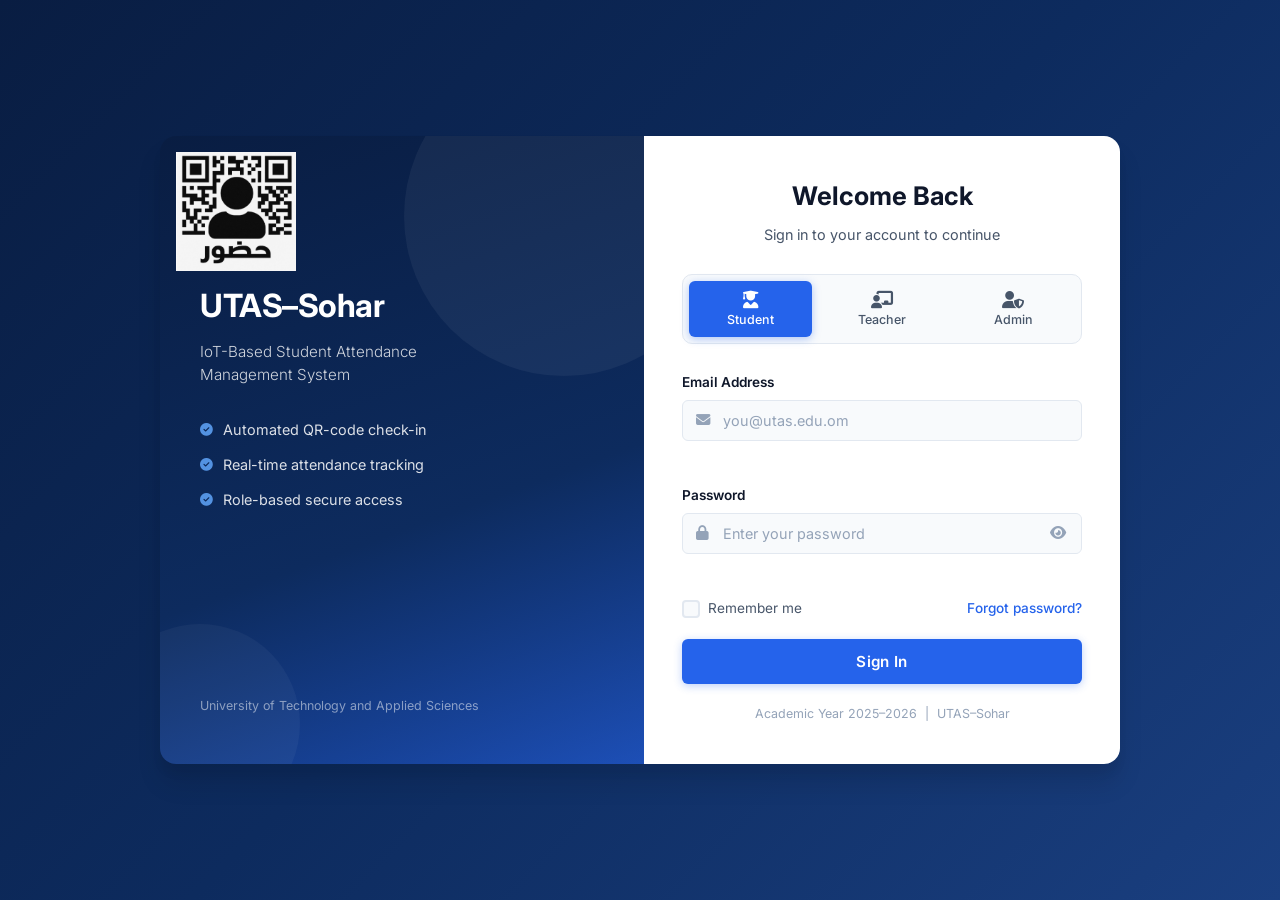
<file: index.html>
<!DOCTYPE html>
<html lang="en">
<head>
  <meta charset="UTF-8" />
  <meta name="viewport" content="width=device-width, initial-scale=1.0" />
  <title>UTAS–Sohar | Attendance System</title>
  <link rel="stylesheet" href="css/style.css" />
  <link href="https://fonts.googleapis.com/css2?family=Inter:wght@300;400;500;600;700&display=swap" rel="stylesheet" />
  <link rel="stylesheet" href="https://cdnjs.cloudflare.com/ajax/libs/font-awesome/6.5.0/css/all.min.css" />
</head>
<body class="login-page">

  <!-- ===== LOGIN WRAPPER ===== -->
  <div class="login-wrapper">

    <!-- Left panel: branding -->
    <div class="login-branding">
      <div class="branding-content">
        <div class="brand-logo">
          <img src="assets/images/attendance_logo.png.png" alt="Attendance Logo" style="width:120px;display:block;margin:0 auto 16px;" />
        </div>
        <h1 class="brand-title">UTAS–Sohar</h1>
        <p class="brand-subtitle">IoT-Based Student Attendance<br />Management System</p>
        <ul class="brand-features">
          <li><i class="fa-solid fa-check-circle"></i> Automated QR-code check-in</li>
          <li><i class="fa-solid fa-check-circle"></i> Real-time attendance tracking</li>
          <li><i class="fa-solid fa-check-circle"></i> Role-based secure access</li>
        </ul>
      </div>
      <p class="brand-footer">University of Technology and Applied Sciences</p>
    </div>

    <!-- Right panel: login form -->
    <div class="login-form-panel">
      <div class="login-card">

        <!-- Card header -->
        <div class="login-card-header">
          <h2>Welcome Back</h2>
          <p>Sign in to your account to continue</p>
        </div>

        <!-- Role selector tabs -->
        <div class="role-tabs" id="roleTabs">
          <button type="button" class="role-tab active" data-role="student">
            <i class="fa-solid fa-user-graduate"></i>
            <span>Student</span>
          </button>
          <button type="button" class="role-tab" data-role="teacher">
            <i class="fa-solid fa-chalkboard-user"></i>
            <span>Teacher</span>
          </button>
          <button type="button" class="role-tab" data-role="admin">
            <i class="fa-solid fa-user-shield"></i>
            <span>Admin</span>
          </button>
        </div>

        <!-- Login form -->
        <form id="loginForm" class="login-form" novalidate>

          <input type="hidden" id="selectedRole" value="student" />

          <!-- Email field -->
          <div class="form-group">
            <label for="email">Email Address</label>
            <div class="input-wrapper">
              <i class="fa-solid fa-envelope input-icon"></i>
              <input
                type="email"
                id="email"
                name="email"
                placeholder="you@utas.edu.om"
                autocomplete="email"
                required
              />
            </div>
            <span class="field-error" id="emailError"></span>
          </div>

          <!-- Password field -->
          <div class="form-group">
            <label for="password">Password</label>
            <div class="input-wrapper">
              <i class="fa-solid fa-lock input-icon"></i>
              <input
                type="password"
                id="password"
                name="password"
                placeholder="Enter your password"
                autocomplete="current-password"
                required
              />
              <button type="button" class="toggle-password" id="togglePassword" aria-label="Toggle password visibility">
                <i class="fa-solid fa-eye" id="toggleIcon"></i>
              </button>
            </div>
            <span class="field-error" id="passwordError"></span>
          </div>

          <!-- Remember me & forgot password row -->
          <div class="form-options">
            <label class="checkbox-label">
              <input type="checkbox" id="rememberMe" />
              <span class="checkbox-custom"></span>
              <span>Remember me</span>
            </label>
            <a href="#" class="forgot-link">Forgot password?</a>
          </div>

          <!-- Inline error alert -->
          <div class="alert alert-error" id="loginAlert" style="display:none;">
            <i class="fa-solid fa-circle-exclamation"></i>
            <span id="loginAlertMsg"></span>
          </div>

          <!-- Submit button -->
          <button type="submit" class="btn-login" id="loginBtn">
            <span id="loginBtnText">Sign In</span>
            <span id="loginSpinner" class="spinner" style="display:none;"></span>
          </button>

        </form>

        <p class="login-card-footer">
          Academic Year 2025–2026 &nbsp;|&nbsp; UTAS–Sohar
        </p>

      </div>
    </div>
  </div>

  <script src="js/main.js"></script>
</body>
</html>
</file>
<file: css/style.css>
/* =============================================
   UTAS–Sohar Attendance System — Global Styles
   ============================================= */

/* ---------- Reset & Base ---------- */
*, *::before, *::after {
  box-sizing: border-box;
  margin: 0;
  padding: 0;
}

:root {
  --primary:        #0d2b5e;   /* dark navy */
  --primary-light:  #1a3f80;
  --primary-dark:   #091d42;
  --accent:         #2563eb;   /* bright blue */
  --accent-hover:   #1d4ed8;
  --success:        #16a34a;
  --danger:         #dc2626;
  --warning:        #d97706;
  --text-primary:   #0f172a;
  --text-secondary: #475569;
  --text-muted:     #94a3b8;
  --border:         #e2e8f0;
  --bg-light:       #f8fafc;
  --bg-card:        #ffffff;
  --shadow-sm:      0 1px 3px rgba(0,0,0,.10), 0 1px 2px rgba(0,0,0,.06);
  --shadow-md:      0 4px 6px rgba(0,0,0,.07), 0 2px 4px rgba(0,0,0,.06);
  --shadow-lg:      0 10px 15px rgba(0,0,0,.10), 0 4px 6px rgba(0,0,0,.05);
  --shadow-xl:      0 20px 25px rgba(0,0,0,.10), 0 10px 10px rgba(0,0,0,.04);
  --radius-sm:      6px;
  --radius-md:      10px;
  --radius-lg:      16px;
  --transition:     0.25s ease;
  --font:           'Inter', system-ui, sans-serif;
}

html { font-size: 16px; scroll-behavior: smooth; }

body {
  font-family: var(--font);
  color: var(--text-primary);
  background: var(--bg-light);
  line-height: 1.6;
  min-height: 100vh;
}

a { color: var(--accent); text-decoration: none; }
a:hover { text-decoration: underline; }

ul { list-style: none; }

/* =============================================
   LOGIN PAGE
   ============================================= */

body.login-page {
  background: linear-gradient(135deg, var(--primary-dark) 0%, var(--primary) 50%, var(--primary-light) 100%);
  display: flex;
  align-items: center;
  justify-content: center;
  min-height: 100vh;
  padding: 24px;
}

/* ---------- Two-column wrapper ---------- */
.login-wrapper {
  display: flex;
  width: 100%;
  max-width: 960px;
  min-height: 580px;
  border-radius: var(--radius-lg);
  overflow: hidden;
  box-shadow: var(--shadow-xl);
}

/* ---------- Left branding panel ---------- */
.login-branding {
  flex: 1;
  background: linear-gradient(160deg, var(--primary-dark) 0%, var(--primary) 60%, rgba(37,99,235,.6) 100%);
  color: #fff;
  padding: 48px 40px;
  display: flex;
  flex-direction: column;
  justify-content: space-between;
  position: relative;
  overflow: hidden;
}

/* decorative circle */
.login-branding::before {
  content: '';
  position: absolute;
  width: 320px;
  height: 320px;
  border-radius: 50%;
  background: rgba(255,255,255,.05);
  top: -80px;
  right: -80px;
}

.login-branding::after {
  content: '';
  position: absolute;
  width: 200px;
  height: 200px;
  border-radius: 50%;
  background: rgba(255,255,255,.04);
  bottom: -60px;
  left: -60px;
}

.branding-content { position: relative; z-index: 1; }

.brand-logo {
  width: 72px;
  height: 72px;
  background: rgba(255,255,255,.15);
  border-radius: var(--radius-md);
  display: flex;
  align-items: center;
  justify-content: center;
  margin-bottom: 24px;
  backdrop-filter: blur(4px);
  border: 1px solid rgba(255,255,255,.2);
}

.brand-logo i { font-size: 32px; color: #fff; }

.brand-title {
  font-size: 2rem;
  font-weight: 700;
  letter-spacing: -.5px;
  margin-bottom: 10px;
}

.brand-subtitle {
  font-size: .95rem;
  opacity: .8;
  font-weight: 300;
  line-height: 1.5;
  margin-bottom: 32px;
}

.brand-features {
  display: flex;
  flex-direction: column;
  gap: 12px;
}

.brand-features li {
  display: flex;
  align-items: center;
  gap: 10px;
  font-size: .9rem;
  opacity: .85;
}

.brand-features li i {
  color: #60a5fa;
  font-size: .8rem;
  flex-shrink: 0;
}

.brand-footer {
  font-size: .78rem;
  opacity: .5;
  position: relative;
  z-index: 1;
}

/* ---------- Right form panel ---------- */
.login-form-panel {
  flex: 1;
  background: var(--bg-card);
  display: flex;
  align-items: center;
  justify-content: center;
  padding: 40px 36px;
}

.login-card { width: 100%; max-width: 400px; }

/* Card header */
.login-card-header {
  margin-bottom: 28px;
  text-align: center;
}

.login-card-header h2 {
  font-size: 1.6rem;
  font-weight: 700;
  color: var(--text-primary);
  margin-bottom: 6px;
}

.login-card-header p {
  font-size: .9rem;
  color: var(--text-secondary);
}

/* ---------- Role selector tabs ---------- */
.role-tabs {
  display: flex;
  gap: 8px;
  background: var(--bg-light);
  border-radius: var(--radius-md);
  padding: 6px;
  margin-bottom: 28px;
  border: 1px solid var(--border);
}

.role-tab {
  flex: 1;
  display: flex;
  flex-direction: column;
  align-items: center;
  gap: 4px;
  padding: 10px 6px;
  border: none;
  background: transparent;
  border-radius: var(--radius-sm);
  cursor: pointer;
  color: var(--text-secondary);
  font-size: .78rem;
  font-family: var(--font);
  font-weight: 500;
  transition: background var(--transition), color var(--transition), box-shadow var(--transition);
}

.role-tab i { font-size: 1.1rem; }

.role-tab:hover:not(.active) {
  background: rgba(37,99,235,.07);
  color: var(--accent);
}

.role-tab.active {
  background: var(--accent);
  color: #fff;
  box-shadow: 0 2px 8px rgba(37,99,235,.35);
}

/* ---------- Form elements ---------- */
.login-form { display: flex; flex-direction: column; gap: 20px; }

.form-group { display: flex; flex-direction: column; gap: 6px; }

.form-group label {
  font-size: .85rem;
  font-weight: 600;
  color: var(--text-primary);
}

.input-wrapper {
  position: relative;
  display: flex;
  align-items: center;
}

.input-icon {
  position: absolute;
  left: 14px;
  color: var(--text-muted);
  font-size: .9rem;
  pointer-events: none;
}

.input-wrapper input {
  width: 100%;
  padding: 11px 14px 11px 40px;
  border: 1.5px solid var(--border);
  border-radius: var(--radius-sm);
  font-size: .9rem;
  font-family: var(--font);
  color: var(--text-primary);
  background: var(--bg-light);
  transition: border-color var(--transition), box-shadow var(--transition), background var(--transition);
  outline: none;
}

.input-wrapper input:focus {
  border-color: var(--accent);
  background: #fff;
  box-shadow: 0 0 0 3px rgba(37,99,235,.12);
}

.input-wrapper input.is-invalid {
  border-color: var(--danger);
  box-shadow: 0 0 0 3px rgba(220,38,38,.10);
}

.input-wrapper input::placeholder { color: var(--text-muted); }

/* Password toggle button */
.toggle-password {
  position: absolute;
  right: 12px;
  background: none;
  border: none;
  cursor: pointer;
  color: var(--text-muted);
  font-size: .9rem;
  padding: 4px;
  transition: color var(--transition);
}

.toggle-password:hover { color: var(--accent); }

/* Inline field error */
.field-error {
  font-size: .78rem;
  color: var(--danger);
  min-height: 18px;
  display: block;
}

/* ---------- Form options row ---------- */
.form-options {
  display: flex;
  align-items: center;
  justify-content: space-between;
}

/* Custom checkbox */
.checkbox-label {
  display: flex;
  align-items: center;
  gap: 8px;
  cursor: pointer;
  font-size: .85rem;
  color: var(--text-secondary);
  user-select: none;
}

.checkbox-label input[type="checkbox"] { display: none; }

.checkbox-custom {
  width: 18px;
  height: 18px;
  border: 2px solid var(--border);
  border-radius: 4px;
  background: var(--bg-light);
  display: flex;
  align-items: center;
  justify-content: center;
  transition: background var(--transition), border-color var(--transition);
  flex-shrink: 0;
}

.checkbox-label input:checked + .checkbox-custom {
  background: var(--accent);
  border-color: var(--accent);
}

.checkbox-label input:checked + .checkbox-custom::after {
  content: '';
  width: 5px;
  height: 9px;
  border: 2px solid #fff;
  border-top: none;
  border-left: none;
  transform: rotate(45deg) translateY(-1px);
  display: block;
}

.forgot-link {
  font-size: .85rem;
  color: var(--accent);
  font-weight: 500;
  transition: color var(--transition);
}

.forgot-link:hover { color: var(--accent-hover); text-decoration: underline; }

/* ---------- Alerts ---------- */
.alert {
  display: flex;
  align-items: center;
  gap: 10px;
  padding: 12px 14px;
  border-radius: var(--radius-sm);
  font-size: .85rem;
  font-weight: 500;
}

.alert-error {
  background: #fef2f2;
  color: var(--danger);
  border: 1px solid #fecaca;
}

.alert-error i { font-size: 1rem; flex-shrink: 0; }

/* ---------- Login button ---------- */
.btn-login {
  width: 100%;
  padding: 13px;
  background: var(--accent);
  color: #fff;
  border: none;
  border-radius: var(--radius-sm);
  font-size: .95rem;
  font-family: var(--font);
  font-weight: 600;
  cursor: pointer;
  letter-spacing: .3px;
  transition: background var(--transition), transform var(--transition), box-shadow var(--transition);
  display: flex;
  align-items: center;
  justify-content: center;
  gap: 10px;
  box-shadow: 0 2px 8px rgba(37,99,235,.30);
}

.btn-login:hover {
  background: var(--accent-hover);
  transform: translateY(-1px);
  box-shadow: 0 4px 14px rgba(37,99,235,.40);
}

.btn-login:active { transform: translateY(0); }

.btn-login:disabled {
  opacity: .7;
  cursor: not-allowed;
  transform: none;
}

/* Spinner */
.spinner {
  width: 18px;
  height: 18px;
  border: 2px solid rgba(255,255,255,.4);
  border-top-color: #fff;
  border-radius: 50%;
  animation: spin .7s linear infinite;
  display: inline-block;
}

@keyframes spin { to { transform: rotate(360deg); } }

/* ---------- Card footer ---------- */
.login-card-footer {
  margin-top: 20px;
  text-align: center;
  font-size: .78rem;
  color: var(--text-muted);
}

/* =============================================
   SHARED NAVBAR (used by dashboard pages)
   ============================================= */

.navbar {
  background: var(--primary);
  color: #fff;
  display: flex;
  align-items: center;
  justify-content: space-between;
  padding: 0 28px;
  height: 64px;
  box-shadow: var(--shadow-md);
  position: sticky;
  top: 0;
  z-index: 100;
}

.navbar-brand {
  display: flex;
  align-items: center;
  gap: 12px;
  font-weight: 700;
  font-size: 1.05rem;
  color: #fff;
}

.navbar-brand i { font-size: 1.3rem; color: #60a5fa; }

.navbar-right {
  display: flex;
  align-items: center;
  gap: 16px;
}

.navbar-user {
  display: flex;
  align-items: center;
  gap: 10px;
  font-size: .88rem;
  opacity: .9;
}

.navbar-avatar {
  width: 36px;
  height: 36px;
  border-radius: 50%;
  background: rgba(255,255,255,.15);
  display: flex;
  align-items: center;
  justify-content: center;
  font-weight: 700;
  font-size: .85rem;
  border: 2px solid rgba(255,255,255,.25);
}

.btn-logout {
  display: flex;
  align-items: center;
  gap: 6px;
  padding: 7px 14px;
  background: rgba(255,255,255,.1);
  border: 1px solid rgba(255,255,255,.2);
  border-radius: var(--radius-sm);
  color: #fff;
  font-family: var(--font);
  font-size: .83rem;
  font-weight: 500;
  cursor: pointer;
  transition: background var(--transition);
}

.btn-logout:hover { background: rgba(255,255,255,.2); }

/* =============================================
   DASHBOARD LAYOUT
   ============================================= */

.dashboard-layout {
  display: flex;
  min-height: calc(100vh - 64px);
}

/* Sidebar (optional use in future pages) */
.sidebar {
  width: 240px;
  background: #fff;
  border-right: 1px solid var(--border);
  padding: 20px 0;
  flex-shrink: 0;
}

.main-content {
  flex: 1;
  padding: 28px 32px;
  background: var(--bg-light);
  overflow-y: auto;
}

/* Page title row */
.page-header {
  margin-bottom: 28px;
}

.page-header h1 {
  font-size: 1.5rem;
  font-weight: 700;
  color: var(--text-primary);
}

.page-header p {
  font-size: .88rem;
  color: var(--text-secondary);
  margin-top: 4px;
}

/* =============================================
   CARDS & STATS
   ============================================= */

.card {
  background: var(--bg-card);
  border-radius: var(--radius-md);
  border: 1px solid var(--border);
  box-shadow: var(--shadow-sm);
  padding: 24px;
}

.stats-grid {
  display: grid;
  grid-template-columns: repeat(auto-fit, minmax(180px, 1fr));
  gap: 16px;
  margin-bottom: 28px;
}

.stat-card {
  background: var(--bg-card);
  border-radius: var(--radius-md);
  border: 1px solid var(--border);
  box-shadow: var(--shadow-sm);
  padding: 20px;
  display: flex;
  align-items: center;
  gap: 16px;
  transition: box-shadow var(--transition), transform var(--transition);
}

.stat-card:hover {
  box-shadow: var(--shadow-md);
  transform: translateY(-2px);
}

.stat-icon {
  width: 48px;
  height: 48px;
  border-radius: var(--radius-sm);
  display: flex;
  align-items: center;
  justify-content: center;
  font-size: 1.3rem;
  flex-shrink: 0;
}

.stat-icon.blue   { background: #eff6ff; color: var(--accent); }
.stat-icon.green  { background: #f0fdf4; color: var(--success); }
.stat-icon.red    { background: #fef2f2; color: var(--danger); }
.stat-icon.yellow { background: #fffbeb; color: var(--warning); }

.stat-value {
  font-size: 1.6rem;
  font-weight: 700;
  color: var(--text-primary);
  line-height: 1;
}

.stat-label {
  font-size: .8rem;
  color: var(--text-secondary);
  margin-top: 4px;
}

/* =============================================
   TABS (dashboard sections)
   ============================================= */

.tabs-header {
  display: flex;
  gap: 4px;
  border-bottom: 2px solid var(--border);
  margin-bottom: 24px;
}

.tab-btn {
  padding: 10px 20px;
  border: none;
  background: none;
  font-family: var(--font);
  font-size: .88rem;
  font-weight: 500;
  color: var(--text-secondary);
  cursor: pointer;
  border-bottom: 2px solid transparent;
  margin-bottom: -2px;
  transition: color var(--transition), border-color var(--transition);
}

.tab-btn:hover { color: var(--accent); }

.tab-btn.active {
  color: var(--accent);
  border-bottom-color: var(--accent);
  font-weight: 600;
}

.tab-panel { display: none; }
.tab-panel.active { display: block; }

/* =============================================
   TABLES
   ============================================= */

.table-wrapper {
  overflow-x: auto;
  border-radius: var(--radius-md);
  border: 1px solid var(--border);
}

table {
  width: 100%;
  border-collapse: collapse;
  font-size: .88rem;
  background: var(--bg-card);
}

thead tr {
  background: var(--primary);
  color: #fff;
}

thead th {
  padding: 12px 16px;
  text-align: left;
  font-weight: 600;
  font-size: .8rem;
  letter-spacing: .5px;
  text-transform: uppercase;
  white-space: nowrap;
}

tbody tr {
  border-bottom: 1px solid var(--border);
  transition: background var(--transition);
}

tbody tr:last-child { border-bottom: none; }

tbody tr:hover { background: #f8faff; }

tbody td {
  padding: 12px 16px;
  color: var(--text-primary);
  vertical-align: middle;
}

/* =============================================
   BADGES
   ============================================= */

.badge {
  display: inline-flex;
  align-items: center;
  padding: 3px 10px;
  border-radius: 999px;
  font-size: .75rem;
  font-weight: 600;
}

.badge-success { background: #dcfce7; color: #15803d; }
.badge-danger  { background: #fee2e2; color: #b91c1c; }
.badge-warning { background: #fef3c7; color: #b45309; }
.badge-info    { background: #dbeafe; color: #1d4ed8; }

/* =============================================
   BUTTONS (shared)
   ============================================= */

.btn {
  display: inline-flex;
  align-items: center;
  gap: 6px;
  padding: 8px 16px;
  border-radius: var(--radius-sm);
  font-family: var(--font);
  font-size: .85rem;
  font-weight: 600;
  cursor: pointer;
  border: 1.5px solid transparent;
  transition: background var(--transition), transform var(--transition), box-shadow var(--transition), border-color var(--transition);
  text-decoration: none;
}

.btn:hover { transform: translateY(-1px); }
.btn:active { transform: translateY(0); }

.btn-primary {
  background: var(--accent);
  color: #fff;
  box-shadow: 0 2px 6px rgba(37,99,235,.25);
}
.btn-primary:hover { background: var(--accent-hover); box-shadow: 0 4px 10px rgba(37,99,235,.35); }

.btn-secondary {
  background: #fff;
  color: var(--text-primary);
  border-color: var(--border);
}
.btn-secondary:hover { background: var(--bg-light); border-color: #cbd5e1; }

.btn-danger {
  background: var(--danger);
  color: #fff;
}
.btn-danger:hover { background: #b91c1c; }

.btn-success {
  background: var(--success);
  color: #fff;
}
.btn-success:hover { background: #15803d; }

.btn-sm { padding: 5px 10px; font-size: .78rem; }
.btn-lg { padding: 12px 24px; font-size: 1rem; }

/* =============================================
   FORMS (shared — used in dashboard modals/sections)
   ============================================= */

.form-row {
  display: grid;
  grid-template-columns: repeat(auto-fit, minmax(200px, 1fr));
  gap: 16px;
  margin-bottom: 16px;
}

.form-field { display: flex; flex-direction: column; gap: 5px; }

.form-field label {
  font-size: .83rem;
  font-weight: 600;
  color: var(--text-primary);
}

.form-field input,
.form-field select,
.form-field textarea {
  padding: 9px 12px;
  border: 1.5px solid var(--border);
  border-radius: var(--radius-sm);
  font-size: .88rem;
  font-family: var(--font);
  color: var(--text-primary);
  background: var(--bg-light);
  outline: none;
  transition: border-color var(--transition), box-shadow var(--transition);
}

.form-field input:focus,
.form-field select:focus,
.form-field textarea:focus {
  border-color: var(--accent);
  background: #fff;
  box-shadow: 0 0 0 3px rgba(37,99,235,.10);
}

/* =============================================
   RESPONSIVE
   ============================================= */

@media (max-width: 768px) {
  .login-branding { display: none; }

  .login-form-panel { padding: 28px 20px; }

  body.login-page { padding: 16px; }

  .login-wrapper {
    border-radius: var(--radius-md);
    min-height: unset;
  }

  .main-content { padding: 20px 16px; }

  .stats-grid { grid-template-columns: 1fr 1fr; }
}

@media (max-width: 480px) {
  .stats-grid { grid-template-columns: 1fr; }

  .tabs-header { overflow-x: auto; }

  .role-tabs { gap: 4px; }
}

/* =============================================
   ADMIN DASHBOARD — SECTION HEADER
   ============================================= */

.section-header {
  display: flex;
  align-items: flex-start;
  justify-content: space-between;
  gap: 16px;
  margin-bottom: 20px;
}

.section-title {
  font-size: 1rem;
  font-weight: 700;
  color: var(--text-primary);
}

.section-desc {
  font-size: .82rem;
  color: var(--text-secondary);
  margin-top: 3px;
}

/* =============================================
   COLLAPSIBLE ADD-FORM PANEL
   ============================================= */

.add-form-panel {
  background: var(--bg-light);
  border: 1.5px solid var(--border);
  border-radius: var(--radius-md);
  padding: 20px 24px 16px;
  margin-bottom: 24px;
  animation: slideDown .2s ease;
}

@keyframes slideDown {
  from { opacity: 0; transform: translateY(-8px); }
  to   { opacity: 1; transform: translateY(0); }
}

.add-form-header {
  display: flex;
  align-items: center;
  justify-content: space-between;
  margin-bottom: 16px;
}

.add-form-header h4 {
  font-size: .95rem;
  font-weight: 700;
  color: var(--text-primary);
  display: flex;
  align-items: center;
  gap: 8px;
}

.add-form-header h4 i { color: var(--accent); }

.add-form-close {
  background: none;
  border: none;
  cursor: pointer;
  color: var(--text-muted);
  font-size: 1rem;
  padding: 4px 7px;
  border-radius: var(--radius-sm);
  transition: background var(--transition), color var(--transition);
  line-height: 1;
}

.add-form-close:hover { background: var(--border); color: var(--text-primary); }

.form-actions {
  display: flex;
  justify-content: flex-end;
  gap: 10px;
  margin-top: 8px;
}

.required { color: var(--danger); font-weight: 600; }

/* =============================================
   TABLE TOOLBAR (search + count)
   ============================================= */

.table-toolbar {
  display: flex;
  align-items: center;
  justify-content: space-between;
  gap: 12px;
  margin-bottom: 12px;
}

.table-search-wrap {
  position: relative;
  flex: 1;
  max-width: 320px;
}

.table-search-wrap > i {
  position: absolute;
  left: 12px;
  top: 50%;
  transform: translateY(-50%);
  color: var(--text-muted);
  font-size: .83rem;
  pointer-events: none;
}

.table-search-input {
  width: 100%;
  padding: 8px 12px 8px 34px;
  border: 1.5px solid var(--border);
  border-radius: var(--radius-sm);
  font-family: var(--font);
  font-size: .85rem;
  color: var(--text-primary);
  background: var(--bg-light);
  outline: none;
  transition: border-color var(--transition), box-shadow var(--transition), background var(--transition);
}

.table-search-input:focus {
  border-color: var(--accent);
  background: #fff;
  box-shadow: 0 0 0 3px rgba(37,99,235,.10);
}

.table-count {
  font-size: .78rem;
  color: var(--text-secondary);
  white-space: nowrap;
  background: var(--bg-light);
  border: 1px solid var(--border);
  border-radius: 999px;
  padding: 3px 12px;
}

/* Action button group inside table rows */
.action-btns {
  display: flex;
  align-items: center;
  gap: 6px;
}

/* Empty state (no rows) */
.empty-state {
  padding: 44px 20px;
  text-align: center;
  color: var(--text-muted);
}

.empty-state i {
  font-size: 2.2rem;
  margin-bottom: 10px;
  opacity: .35;
  display: block;
}

.empty-state p { font-size: .88rem; }

/* =============================================
   MODAL
   ============================================= */

.modal-overlay {
  position: fixed;
  inset: 0;
  background: rgba(9, 29, 66, .55);
  backdrop-filter: blur(3px);
  display: flex;
  align-items: center;
  justify-content: center;
  z-index: 200;
  padding: 20px;
  opacity: 0;
  pointer-events: none;
  transition: opacity var(--transition);
}

.modal-overlay.open {
  opacity: 1;
  pointer-events: all;
}

.modal {
  background: var(--bg-card);
  border-radius: var(--radius-lg);
  box-shadow: var(--shadow-xl);
  width: 100%;
  max-width: 540px;
  transform: scale(.96) translateY(10px);
  transition: transform .25s ease;
  overflow: hidden;
}

.modal-overlay.open .modal { transform: scale(1) translateY(0); }

.modal-sm { max-width: 400px; }
.modal-lg { max-width: 620px; }

.modal-header {
  display: flex;
  align-items: center;
  justify-content: space-between;
  padding: 18px 24px;
  border-bottom: 1px solid var(--border);
}

.modal-header h3 {
  font-size: 1.05rem;
  font-weight: 700;
  color: var(--text-primary);
}

.modal-close {
  background: none;
  border: none;
  cursor: pointer;
  color: var(--text-muted);
  font-size: 1.05rem;
  padding: 4px 8px;
  border-radius: var(--radius-sm);
  line-height: 1;
  transition: background var(--transition), color var(--transition);
}

.modal-close:hover { background: var(--bg-light); color: var(--text-primary); }

.modal-body { padding: 24px; }

.modal-footer {
  display: flex;
  justify-content: flex-end;
  gap: 10px;
  padding: 14px 24px;
  border-top: 1px solid var(--border);
  background: var(--bg-light);
}

/* Delete confirmation icon */
.delete-confirm-icon {
  text-align: center;
  margin-bottom: 14px;
}

.delete-confirm-icon i {
  font-size: 2.8rem;
  color: var(--danger);
}

#deleteModalMsg {
  text-align: center;
  font-size: .9rem;
  color: var(--text-secondary);
  line-height: 1.7;
}

/* =============================================
   ENROLLMENT MODAL — student checkbox list
   ============================================= */

.enrollment-search-bar {
  padding: 14px 24px 10px;
  border-bottom: 1px solid var(--border);
}

.enrollment-bulk-btns {
  display: flex;
  gap: 8px;
  padding: 10px 24px;
  border-bottom: 1px solid var(--border);
  background: var(--bg-light);
}

.enrollment-list {
  max-height: 340px;
  overflow-y: auto;
}

.enrollment-item {
  display: flex;
  align-items: center;
  gap: 14px;
  padding: 10px 24px;
  cursor: pointer;
  border-bottom: 1px solid var(--border);
  transition: background var(--transition);
  user-select: none;
}

.enrollment-item:last-child { border-bottom: none; }

.enrollment-item:hover { background: #f0f5ff; }

.enrollment-item input[type="checkbox"] {
  width: 17px;
  height: 17px;
  accent-color: var(--accent);
  cursor: pointer;
  flex-shrink: 0;
}

.enrollment-item-info { flex: 1; min-width: 0; }

.enrollment-item-name {
  font-size: .88rem;
  font-weight: 600;
  color: var(--text-primary);
}

.enrollment-item-roll {
  font-size: .75rem;
  color: var(--text-secondary);
  margin-top: 1px;
}

/* =============================================
   TOAST NOTIFICATIONS
   ============================================= */

.toast-container {
  position: fixed;
  bottom: 24px;
  right: 24px;
  display: flex;
  flex-direction: column;
  gap: 10px;
  z-index: 300;
  pointer-events: none;
}

.toast {
  display: flex;
  align-items: center;
  gap: 12px;
  padding: 14px 18px;
  border-radius: var(--radius-md);
  box-shadow: var(--shadow-lg);
  font-size: .88rem;
  font-weight: 500;
  min-width: 260px;
  max-width: 360px;
  pointer-events: all;
  animation: toastIn .3s ease forwards;
}

.toast.removing { animation: toastOut .3s ease forwards; }

.toast i { font-size: 1rem; flex-shrink: 0; }

.toast-success { background: #f0fdf4; color: #15803d; border: 1px solid #bbf7d0; }
.toast-error   { background: #fef2f2; color: #b91c1c; border: 1px solid #fecaca; }
.toast-warning { background: #fffbeb; color: #b45309; border: 1px solid #fde68a; }
.toast-info    { background: #eff6ff; color: #1d4ed8; border: 1px solid #bfdbfe; }

@keyframes toastIn  { from { opacity:0; transform:translateY(14px); } to { opacity:1; transform:translateY(0); } }
@keyframes toastOut { from { opacity:1; transform:translateY(0); }    to { opacity:0; transform:translateY(14px); } }

/* =============================================
   RESPONSIVE — dashboard
   ============================================= */

@media (max-width: 640px) {
  .section-header { flex-direction: column; align-items: flex-start; }
  .table-toolbar  { flex-direction: column; align-items: flex-start; }
  .table-search-wrap { max-width: 100%; width: 100%; }
  .modal-body { padding: 18px; }
  .modal-header, .modal-footer { padding: 14px 18px; }
}

/* =============================================
   TEACHER DASHBOARD — TWO-COLUMN LAYOUT
   ============================================= */

.teacher-layout {
  display: grid;
  grid-template-columns: 300px 1fr;
  gap: 20px;
  align-items: start;
}

.teacher-sidebar { position: sticky; top: 84px; }

/* ---- Sidebar heading ---- */
.sidebar-heading {
  display: flex;
  align-items: center;
  gap: 8px;
  padding: 16px 20px;
  font-size: .88rem;
  font-weight: 700;
  color: var(--text-secondary);
  text-transform: uppercase;
  letter-spacing: .6px;
  border-bottom: 1px solid var(--border);
}

.sidebar-heading i { color: var(--accent); }

/* ---- Course cards (sidebar list) ---- */
.course-list { display: flex; flex-direction: column; }

.course-card {
  padding: 16px 20px;
  cursor: pointer;
  border-bottom: 1px solid var(--border);
  transition: background var(--transition);
  position: relative;
}

.course-card:last-child { border-bottom: none; }

.course-card:hover { background: #f0f5ff; }

.course-card.active {
  background: #eff6ff;
  border-left: 3px solid var(--accent);
  padding-left: 17px;
}

.course-card-header {
  display: flex;
  align-items: center;
  justify-content: space-between;
  margin-bottom: 8px;
}

.course-enrolled {
  font-size: .75rem;
  color: var(--text-muted);
  display: flex;
  align-items: center;
  gap: 4px;
}

.course-card-name {
  font-size: .95rem;
  font-weight: 700;
  color: var(--text-primary);
  margin-bottom: 4px;
  line-height: 1.3;
}

.course-schedule {
  font-size: .78rem;
  color: var(--text-secondary);
  display: flex;
  align-items: center;
  gap: 5px;
  margin-bottom: 10px;
}

.course-card-footer {
  display: flex;
  align-items: center;
  gap: 10px;
}

/* Mini progress bar */
.course-mini-progress {
  flex: 1;
  height: 5px;
  background: var(--border);
  border-radius: 999px;
  overflow: hidden;
}

.mini-bar {
  height: 100%;
  background: var(--accent);
  border-radius: 999px;
  transition: width .4s ease;
}

.course-mini-stat {
  font-size: .72rem;
  color: var(--text-secondary);
  white-space: nowrap;
}

/* =============================================
   TEACHER DASHBOARD — ATTENDANCE PANEL
   ============================================= */

/* Panel header */
.attendance-header {
  display: flex;
  align-items: flex-start;
  justify-content: space-between;
  gap: 16px;
  padding: 20px 24px 16px;
  border-bottom: 1px solid var(--border);
}

.attendance-title-wrap h3 {
  font-size: 1.05rem;
  font-weight: 700;
  color: var(--text-primary);
}

.attendance-controls {
  display: flex;
  align-items: center;
  gap: 10px;
  flex-shrink: 0;
}

/* Date input with icon */
.date-input-wrap {
  position: relative;
  display: flex;
  align-items: center;
}

.date-input-wrap i {
  position: absolute;
  left: 10px;
  color: var(--text-muted);
  font-size: .8rem;
  pointer-events: none;
}

.date-input-wrap input[type="date"] {
  padding: 7px 10px 7px 30px;
  border: 1.5px solid var(--border);
  border-radius: var(--radius-sm);
  font-family: var(--font);
  font-size: .83rem;
  color: var(--text-primary);
  background: var(--bg-light);
  outline: none;
  cursor: pointer;
  transition: border-color var(--transition), box-shadow var(--transition);
}

.date-input-wrap input[type="date"]:focus {
  border-color: var(--accent);
  box-shadow: 0 0 0 3px rgba(37,99,235,.10);
}

/* ---- Summary bar ---- */
.attendance-summary-bar {
  display: flex;
  align-items: center;
  padding: 14px 24px;
  background: var(--bg-light);
  border-bottom: 1px solid var(--border);
  gap: 0;
}

.summary-item {
  display: flex;
  align-items: center;
  gap: 12px;
  flex: 1;
  padding: 4px 0;
}

.summary-item i { font-size: 1.4rem; }

.summary-item > div {
  display: flex;
  flex-direction: column;
  line-height: 1.2;
}

.summary-item strong {
  font-size: 1.3rem;
  font-weight: 700;
  line-height: 1;
}

.summary-item span {
  font-size: .75rem;
  color: var(--text-secondary);
  margin-top: 2px;
}

.summary-present i, .summary-present strong { color: var(--success); }
.summary-absent  i, .summary-absent  strong { color: var(--danger); }
.summary-rate    i, .summary-rate    strong { color: var(--accent); }

.summary-divider {
  width: 1px;
  height: 36px;
  background: var(--border);
  margin: 0 20px;
}

/* ---- Attendance toolbar (search + bulk) ---- */
.attendance-toolbar {
  display: flex;
  align-items: center;
  justify-content: space-between;
  gap: 12px;
  padding: 14px 24px;
  border-bottom: 1px solid var(--border);
}

.bulk-btns {
  display: flex;
  align-items: center;
  gap: 8px;
  flex-shrink: 0;
}

/* ---- Table rows ---- */
.student-avatar {
  width: 32px;
  height: 32px;
  border-radius: 50%;
  background: var(--primary);
  color: #fff;
  display: flex;
  align-items: center;
  justify-content: center;
  font-size: .72rem;
  font-weight: 700;
  flex-shrink: 0;
}

.checkin-time {
  display: inline-flex;
  align-items: center;
  gap: 5px;
  font-size: .82rem;
  color: var(--success);
  font-weight: 500;
}

/* ---- Status toggle buttons ---- */
.status-btn-group {
  display: inline-flex;
  border-radius: var(--radius-sm);
  overflow: hidden;
  border: 1.5px solid var(--border);
}

.status-btn {
  display: inline-flex;
  align-items: center;
  gap: 5px;
  padding: 5px 12px;
  font-size: .78rem;
  font-family: var(--font);
  font-weight: 600;
  border: none;
  cursor: pointer;
  background: var(--bg-light);
  color: var(--text-secondary);
  transition: background var(--transition), color var(--transition);
  white-space: nowrap;
}

.status-btn + .status-btn { border-left: 1.5px solid var(--border); }

.status-btn:hover { background: #e2e8f0; }

.status-btn.present.active {
  background: #dcfce7;
  color: #15803d;
}

.status-btn.absent.active {
  background: #fee2e2;
  color: #b91c1c;
}

/* =============================================
   RESPONSIVE — teacher page
   ============================================= */

@media (max-width: 900px) {
  .teacher-layout {
    grid-template-columns: 1fr;
  }

  .teacher-sidebar { position: static; }
}

@media (max-width: 640px) {
  .attendance-header {
    flex-direction: column;
    align-items: flex-start;
  }

  .attendance-toolbar {
    flex-direction: column;
    align-items: flex-start;
  }

  .attendance-summary-bar {
    flex-wrap: wrap;
    gap: 12px;
  }

  .summary-divider { display: none; }

  .bulk-btns { flex-wrap: wrap; }
}

/* =============================================
   ALERT VARIANTS (warning / info)
   ============================================= */

.alert-warning {
  background: #fffbeb;
  color: #b45309;
  border: 1px solid #fde68a;
  margin-bottom: 20px;
}

.alert-warning i { font-size: 1rem; flex-shrink: 0; }

.alert-info {
  background: #eff6ff;
  color: #1d4ed8;
  border: 1px solid #bfdbfe;
}

/* =============================================
   STUDENT DASHBOARD — PROFILE HEADER
   ============================================= */

.student-profile-header {
  display: flex;
  align-items: center;
  gap: 20px;
  margin-bottom: 24px;
}

.profile-avatar-lg {
  width: 68px;
  height: 68px;
  border-radius: 50%;
  background: var(--primary);
  color: #fff;
  display: flex;
  align-items: center;
  justify-content: center;
  font-size: 1.45rem;
  font-weight: 700;
  flex-shrink: 0;
  border: 3px solid rgba(37,99,235,.25);
  box-shadow: 0 0 0 4px rgba(37,99,235,.08);
}

.profile-name {
  font-size: 1.5rem;
  font-weight: 700;
  color: var(--text-primary);
  margin-bottom: 4px;
}

.profile-meta {
  font-size: .85rem;
  color: var(--text-secondary);
}

/* =============================================
   STUDENT DASHBOARD — TWO-COLUMN LAYOUT
   ============================================= */

.student-layout {
  display: grid;
  grid-template-columns: 1fr 340px;
  gap: 20px;
  align-items: start;
}

.student-qr-panel { position: sticky; top: 84px; }

/* =============================================
   COURSE ATTENDANCE CARDS (with SVG ring)
   ============================================= */

.course-attendance-grid {
  display: flex;
  flex-direction: column;
  gap: 12px;
  margin-top: 16px;
}

.course-att-card {
  display: flex;
  align-items: center;
  gap: 20px;
  padding: 16px;
  border: 1px solid var(--border);
  border-radius: var(--radius-md);
  background: var(--bg-light);
  transition: box-shadow var(--transition), transform var(--transition);
}

.course-att-card:hover {
  box-shadow: var(--shadow-md);
  transform: translateY(-1px);
  background: #fff;
}

/* SVG ring wrapper */
.att-ring-wrap {
  position: relative;
  width: 72px;
  height: 72px;
  flex-shrink: 0;
}

.att-ring { width: 72px; height: 72px; }

/* Percentage label centered inside ring */
.att-ring-pct {
  position: absolute;
  inset: 0;
  display: flex;
  align-items: center;
  justify-content: center;
  font-size: .78rem;
  font-weight: 700;
}

.rate-good { color: var(--success); }
.rate-warn { color: var(--warning); }
.rate-bad  { color: var(--danger);  }

/* Course info beside ring */
.att-course-info { flex: 1; min-width: 0; }

.att-course-name {
  font-size: .95rem;
  font-weight: 700;
  color: var(--text-primary);
  margin: 6px 0 3px;
  white-space: nowrap;
  overflow: hidden;
  text-overflow: ellipsis;
}

.att-teacher {
  font-size: .78rem;
  color: var(--text-secondary);
  display: flex;
  align-items: center;
  gap: 5px;
  margin-bottom: 8px;
}

.att-counts { display: flex; gap: 14px; flex-wrap: wrap; }

.att-count-item {
  font-size: .75rem;
  font-weight: 600;
  display: inline-flex;
  align-items: center;
  gap: 4px;
}

.att-count-item.present { color: var(--success); }
.att-count-item.absent  { color: var(--danger);  }
.att-count-item.total   { color: var(--text-secondary); }

/* =============================================
   QR CODE GENERATOR CARD
   ============================================= */

.qr-card {
  padding: 0;
  overflow: hidden;
  margin-bottom: 0;
}

.qr-card-header {
  display: flex;
  align-items: center;
  gap: 10px;
  padding: 16px 20px;
  background: var(--primary);
  color: #fff;
}

.qr-card-header i  { font-size: 1.15rem; }
.qr-card-header h3 { font-size: .95rem; font-weight: 700; }

/* Idle state (no QR yet) */
.qr-idle-state {
  padding: 32px 24px 24px;
  text-align: center;
  display: flex;
  flex-direction: column;
  align-items: center;
  gap: 10px;
}

.qr-idle-icon {
  width: 80px;
  height: 80px;
  background: #eff6ff;
  border-radius: 50%;
  display: flex;
  align-items: center;
  justify-content: center;
  margin-bottom: 4px;
  border: 2px solid #bfdbfe;
}

.qr-idle-icon i { font-size: 2rem; color: var(--accent); }

.qr-idle-state p { font-size: .88rem; color: var(--text-secondary); line-height: 1.6; }

.qr-note {
  font-size: .78rem !important;
  color: var(--text-muted) !important;
  display: flex;
  align-items: center;
  justify-content: center;
  gap: 5px;
}

/* Active state (QR showing) */
.qr-active-state {
  padding: 20px 20px 14px;
  display: flex;
  flex-direction: column;
  align-items: center;
  gap: 14px;
}

/* QR code image container */
.qr-code-wrap {
  position: relative;
  border: 2px solid var(--border);
  border-radius: var(--radius-md);
  padding: 10px;
  background: #fff;
  line-height: 0; /* collapse whitespace under canvas */
  box-shadow: var(--shadow-sm);
}

/* Expired overlay — covers the QR with white+icon */
.qr-expired-overlay {
  position: absolute;
  inset: 0;
  border-radius: calc(var(--radius-md) - 2px);
  background: rgba(248, 250, 252, 0.96);
  display: flex;
  flex-direction: column;
  align-items: center;
  justify-content: center;
  gap: 8px;
  z-index: 5;
}

.qr-expired-overlay i { font-size: 2.8rem; color: var(--danger); }

.qr-expired-overlay p {
  font-size: .9rem;
  font-weight: 700;
  color: var(--danger);
  line-height: 1;
}

/* Monospaced token below QR */
.qr-token-label {
  font-size: .72rem;
  font-family: 'Courier New', monospace;
  color: var(--text-muted);
  background: var(--bg-light);
  border: 1px solid var(--border);
  border-radius: var(--radius-sm);
  padding: 5px 12px;
  max-width: 100%;
  overflow: hidden;
  text-overflow: ellipsis;
  white-space: nowrap;
  letter-spacing: .4px;
  align-self: stretch;
  text-align: center;
}

/* Course selector inside QR card */
.qr-course-select {
  padding: 0 20px 0;
  margin-bottom: 4px;
}

.qr-course-select label {
  display: block;
  font-size: .75rem;
  font-weight: 600;
  color: var(--text-secondary);
  margin-bottom: 6px;
  text-transform: uppercase;
  letter-spacing: .5px;
}

.qr-course-select select {
  width: 100%;
  padding: 8px 12px;
  border: 1px solid var(--border);
  border-radius: var(--radius-sm);
  background: var(--bg-card);
  font-family: var(--font);
  font-size: .85rem;
  color: var(--text-primary);
  cursor: pointer;
  outline: none;
  transition: border-color var(--transition);
}

.qr-course-select select:focus {
  border-color: var(--accent);
  box-shadow: 0 0 0 3px rgba(37,99,235,.12);
}

/* Status label modifiers */
.qr-status-active {
  color: var(--success) !important;
  border-color: rgba(22,163,74,.25) !important;
  background: rgba(22,163,74,.06) !important;
}

.qr-status-expired {
  color: var(--danger) !important;
  border-color: rgba(220,38,38,.25) !important;
  background: rgba(220,38,38,.06) !important;
}

/* Countdown timer */
.qr-timer-wrap { width: 100%; }

.qr-timer {
  text-align: center;
  font-size: 2rem;
  font-weight: 700;
  font-variant-numeric: tabular-nums;
  letter-spacing: 3px;
  color: var(--text-primary);
  margin-bottom: 8px;
  line-height: 1;
}

.qr-timer-bar {
  width: 100%;
  height: 7px;
  background: var(--border);
  border-radius: 999px;
  overflow: hidden;
}

.qr-timer-fill {
  height: 100%;
  width: 100%;
  background: var(--accent);
  border-radius: 999px;
  transition: width 1s linear, background .4s ease;
}

.qr-timer-note {
  text-align: center;
  font-size: .75rem;
  color: var(--text-muted);
  margin-top: 6px;
}

/* Action button row */
.qr-actions {
  padding: 14px 20px 20px;
}

/* How-it-works info card */
.qr-info-card {
  margin-top: 16px;
  padding: 16px 20px;
  display: flex;
  flex-direction: column;
  gap: 14px;
}

.qr-info-item {
  display: flex;
  gap: 14px;
  align-items: flex-start;
}

.qr-info-icon {
  width: 36px;
  height: 36px;
  border-radius: var(--radius-sm);
  background: #eff6ff;
  border: 1px solid #bfdbfe;
  display: flex;
  align-items: center;
  justify-content: center;
  flex-shrink: 0;
}

.qr-info-icon i { font-size: .9rem; color: var(--accent); }

.qr-info-item strong {
  font-size: .83rem;
  font-weight: 700;
  color: var(--text-primary);
  display: block;
  margin-bottom: 2px;
}

.qr-info-item p {
  font-size: .78rem;
  color: var(--text-secondary);
  line-height: 1.5;
  margin: 0;
}

/* =============================================
   RESPONSIVE — student page
   ============================================= */

@media (max-width: 960px) {
  .student-layout {
    grid-template-columns: 1fr;
  }

  .student-qr-panel { position: static; }
}

@media (max-width: 640px) {
  .student-profile-header {
    flex-direction: column;
    align-items: flex-start;
    gap: 12px;
  }

  .course-att-card { flex-direction: column; align-items: flex-start; }

  .att-ring-wrap { width: 60px; height: 60px; }
  .att-ring { width: 60px; height: 60px; }
}
</file>
